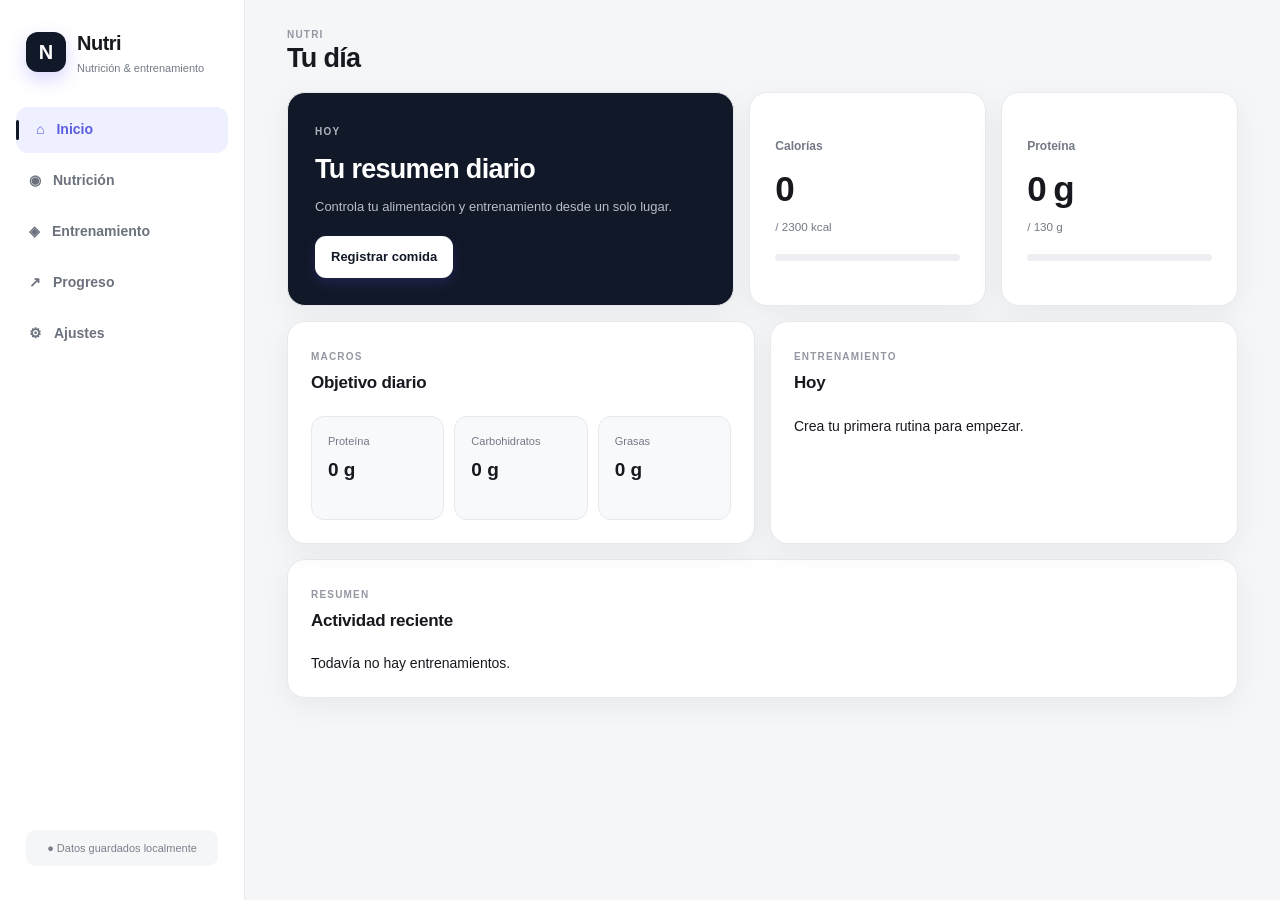
<file: index.html>
<!-- /index.html -->
<!DOCTYPE html>
<html lang="es">
<head>
<meta charset="UTF-8">
<meta name="viewport" content="width=device-width, initial-scale=1.0">
<title>Nutri — Nutrición y entrenamiento</title>
<link rel="stylesheet" href="style.css">

<style>
/* =========================================================
NUTRI — NUEVA INTERFAZ
Solo diseño. Los IDs y hooks funcionales se mantienen.
========================================================= */

:root {
--bg: #f5f6f8;
--surface: #ffffff;
--surface-2: #f8f9fb;
--border: #e7e9ee;
--text: #17191f;
--muted: #737985;
--primary: #111827;
--accent: #5b5ce2;
--accent-soft: #eef0ff;
--green: #19a974;
--green-soft: #eaf8f2;
--orange: #f29a38;
--orange-soft: #fff4e7;
--red: #e05252;
--shadow: 0 8px 30px rgba(20, 25, 35, .055);
--radius: 18px;
}

* {
box-sizing: border-box;
}

body {
margin: 0;
background: var(--bg);
color: var(--text);
font-family: Inter, -apple-system, BlinkMacSystemFont, "Segoe UI", Roboto, Arial, sans-serif;
}

button,
input,
select,
textarea {
font: inherit;
}

button {
cursor: pointer;
}

.app {
min-height: 100vh;
display: flex;
}

/* ================= SIDEBAR ================= */

.sidebar {
position: fixed;
left: 0;
top: 0;
bottom: 0;
width: 245px;
background: #fff;
border-right: 1px solid var(--border);
padding: 24px 16px;
display: flex;
flex-direction: column;
z-index: 50;
}

.brand {
display: flex;
align-items: center;
gap: 11px;
padding: 4px 10px 30px;
}

.brand-mark {
width: 40px;
height: 40px;
border-radius: 12px;
display: grid;
place-items: center;
background: var(--primary);
color: white;
font-size: 20px;
font-weight: 800;
}

.brand strong {
display: block;
font-size: 20px;
letter-spacing: -.5px;
}

.brand span {
display: block;
color: var(--muted);
font-size: 11px;
margin-top: 2px;
}

.sidebar nav {
display: flex;
flex-direction: column;
gap: 5px;
}

.nav-item {
border: 0;
background: transparent;
color: #6c727d;
width: 100%;
min-height: 46px;
border-radius: 12px;
padding: 0 13px;
display: flex;
align-items: center;
gap: 12px;
text-align: left;
font-size: 14px;
font-weight: 600;
transition: .18s ease;
}

.nav-item:hover {
background: #f5f6f8;
color: var(--text);
}

.nav-item.active {
background: var(--accent-soft);
color: var(--accent);
}

.nav-item:first-letter {
font-size: 17px;
}

.sidebar-bottom {
margin-top: auto;
padding: 10px;
}

.local-badge {
background: #f5f6f8;
color: #7a808b;
border-radius: 10px;
padding: 10px;
font-size: 11px;
text-align: center;
}

/* ================= MAIN ================= */

.main {
width: calc(100% - 245px);
margin-left: 245px;
min-height: 100vh;
padding: 0 42px 50px;
}

.topbar {
height: 92px;
max-width: 1320px;
margin: auto;
display: flex;
align-items: center;
justify-content: space-between;
}

.page-kicker,
.eyebrow {
color: #9297a1;
font-size: 10px;
font-weight: 800;
letter-spacing: .12em;
}

.topbar h1 {
margin: 3px 0 0;
font-size: 27px;
line-height: 1;
letter-spacing: -.7px;
}

.mobile-menu {
display: none;
border: 1px solid var(--border);
background: white;
border-radius: 11px;
width: 42px;
height: 42px;
}

.page {
max-width: 1320px;
margin: auto;
padding-bottom: 40px;
}

.page:not(.active) {
display: none;
}

/* ================= GENERAL PANELS ================= */

.panel,
.meal-card,
.metric-card,
.hero-card,
.nutrition-stat {
background: var(--surface);
border: 1px solid var(--border);
box-shadow: var(--shadow);
}

.panel {
border-radius: var(--radius);
padding: 23px;
}

.panel-head {
display: flex;
align-items: center;
justify-content: space-between;
gap: 15px;
margin-bottom: 20px;
}

.panel-head h3 {
margin: 4px 0 0;
font-size: 17px;
letter-spacing: -.25px;
}

.panel-head > div:first-child {
min-width: 0;
}

.muted {
color: var(--muted);
}

/* ================= BUTTONS ================= */

.primary-btn,
.secondary-btn,
.danger-btn {
border: 0;
border-radius: 11px;
min-height: 42px;
padding: 0 16px;
font-weight: 700;
font-size: 13px;
transition: .18s ease;
}

.primary-btn {
background: var(--primary);
color: #fff;
}

.primary-btn:hover {
transform: translateY(-1px);
background: #292e39;
}

.secondary-btn {
background: #f3f4f6;
color: #353942;
}

.secondary-btn:hover {
background: #e9ebef;
}

.danger-btn {
background: #fff0f0;
color: var(--red);
}

.full {
width: 100%;
}

.button-row {
display: flex;
gap: 9px;
align-items: center;
flex-wrap: wrap;
}

.button-column {
display: flex;
flex-direction: column;
gap: 9px;
}

.add-btn {
width: 35px;
height: 35px;
border: 0;
border-radius: 10px;
background: var(--accent-soft);
color: var(--accent);
font-size: 21px;
line-height: 1;
font-weight: 500;
}

/* ================= HOME ================= */

.hero-grid {
display: grid;
grid-template-columns: 1.7fr .9fr .9fr;
gap: 15px;
margin-bottom: 15px;
}

.hero-card {
min-height: 185px;
border-radius: var(--radius);
padding: 27px;
background: var(--primary);
color: #fff;
display: flex;
flex-direction: column;
justify-content: space-between;
}

.hero-card .eyebrow {
color: #aeb4c0;
}

.hero-card h2 {
font-size: 27px;
margin: 8px 0 7px;
letter-spacing: -.7px;
}

.hero-card p {
color: #b8bdc7;
font-size: 13px;
margin: 0;
}

.hero-card .primary-btn {
background: #fff;
color: var(--primary);
align-self: flex-start;
margin-top: 20px;
}

.metric-card {
border-radius: var(--radius);
min-height: 185px;
padding: 25px;
display: flex;
flex-direction: column;
justify-content: center;
}

.metric-card > span {
color: var(--muted);
font-size: 12px;
font-weight: 700;
}

.metric-card strong {
font-size: 35px;
letter-spacing: -1.5px;
margin-top: 8px;
}

.metric-card small {
color: var(--muted);
margin-top: 2px;
}

.progress {
width: 100%;
height: 7px;
background: #eceef2;
border-radius: 99px;
overflow: hidden;
margin-top: 19px;
}

.progress i {
display: block;
height: 100%;
width: 0;
background: var(--accent);
border-radius: inherit;
}

.section-grid {
display: grid;
grid-template-columns: 1fr 1fr;
gap: 15px;
margin-bottom: 15px;
}

.macro-grid {
display: grid;
grid-template-columns: repeat(3, 1fr);
gap: 10px;
}

.macro-grid > div {
background: var(--surface-2);
border-radius: 13px;
padding: 16px;
}

.macro-grid span {
display: block;
color: var(--muted);
font-size: 11px;
}

.macro-grid strong {
display: block;
margin: 7px 0 13px;
font-size: 19px;
}

.macro-grid i {
display: block;
height: 5px;
background: var(--accent);
border-radius: 10px;
width: 0;
}

/* ================= NUTRITION ================= */

.date-row {
display: flex;
align-items: center;
gap: 8px;
margin-bottom: 17px;
}

.date-row input {
border: 1px solid var(--border);
background: white;
height: 40px;
padding: 0 12px;
border-radius: 10px;
color: var(--text);
}

.nutrition-summary {
display: grid;
grid-template-columns: 1.25fr repeat(5, 1fr);
gap: 10px;
margin-bottom: 15px;
}

.calorie-ring {
min-height: 132px;
background: var(--primary);
color: white;
border-radius: var(--radius);
display: flex;
align-items: center;
justify-content: center;
text-align: center;
}

.calorie-ring strong {
display: block;
font-size: 29px;
letter-spacing: -1px;
}

.calorie-ring span {
font-size: 11px;
color: #aeb4bf;
}

.nutrition-stat {
min-height: 132px;
border-radius: var(--radius);
padding: 18px;
display: flex;
flex-direction: column;
justify-content: center;
}

.nutrition-stat span {
color: var(--muted);
font-size: 11px;
font-weight: 700;
}

.nutrition-stat strong {
font-size: 17px;
margin-top: 8px;
}

.nutrition-layout {
display: grid;
grid-template-columns: minmax(0, 1fr) 320px;
gap: 15px;
}

.meal-card {
border-radius: var(--radius);
padding: 19px;
margin-bottom: 12px;
}

.meal-head {
display: flex;
align-items: center;
justify-content: space-between;
margin-bottom: 11px;
}

.meal-head span {
color: var(--muted);
font-size: 10px;
font-weight: 800;
letter-spacing: .08em;
}

.meal-head strong {
display: block;
margin-top: 3px;
font-size: 13px;
}

.sticky {
position: sticky;
top: 20px;
}

.recipe-mini-list {
min-height: 30px;
}

/* ================= TRAINING ================= */

.training-hero {
background: var(--primary);
color: white;
border-radius: var(--radius);
padding: 28px;
margin-bottom: 15px;
display: flex;
justify-content: space-between;
align-items: center;
gap: 25px;
}

.training-hero .eyebrow {
color: #aeb4c0;
}

.training-hero h2 {
margin: 7px 0 5px;
font-size: 26px;
letter-spacing: -.7px;
}

.training-hero p {
margin: 0;
color: #b7bdc7;
font-size: 13px;
}

.training-hero .secondary-btn {
background: #2b303a;
color: #fff;
}

.training-hero .primary-btn {
background: #fff;
color: var(--primary);
}

.training-grid {
display: grid;
grid-template-columns: 1fr 1fr;
gap: 15px;
margin-bottom: 15px;
}

.mini-search {
width: 145px;
height: 36px;
border: 1px solid var(--border);
border-radius: 9px;
padding: 0 10px;
outline: none;
background: #fafbfc;
}

.mini-search:focus,
.large-search:focus,
input:focus,
select:focus,
textarea:focus {
border-color: #b8bbff;
box-shadow: 0 0 0 3px rgba(91,92,226,.08);
outline: none;
}

/* ================= PROGRESS ================= */

.progress-grid {
display: grid;
grid-template-columns: 1.4fr 1fr;
gap: 15px;
margin-bottom: 15px;
}

.big-number {
font-size: 42px;
font-weight: 800;
letter-spacing: -2px;
margin: 5px 0 15px;
}

.chart {
min-height: 220px;
border-radius: 13px;
background: var(--surface-2);
}

/* ================= SETTINGS ================= */

.settings-grid {
display: grid;
grid-template-columns: 1fr 1fr;
gap: 15px;
}

.settings-grid label,
.modal-box label {
display: flex;
flex-direction: column;
gap: 7px;
color: #555b66;
font-size: 12px;
font-weight: 700;
margin-bottom: 14px;
}

input,
select,
textarea {
width: 100%;
min-height: 42px;
border: 1px solid var(--border);
border-radius: 10px;
background: #fff;
padding: 0 12px;
color: var(--text);
transition: .15s ease;
}

textarea {
padding-top: 10px;
min-height: 100px;
resize: vertical;
}

.file-btn {
position: relative;
display: block;
overflow: hidden;
border-radius: 11px;
background: #f3f4f6;
color: #353942;
text-align: center;
padding: 12px;
font-size: 13px;
font-weight: 700;
cursor: pointer;
}

.file-btn input {
position: absolute;
inset: 0;
opacity: 0;
cursor: pointer;
}

/* ================= MODALS ================= */

.modal {
border: 0;
padding: 0;
background: transparent;
max-width: none;
max-height: none;
}

.modal::backdrop {
background: rgba(10, 13, 20, .52);
backdrop-filter: blur(3px);
}

.modal-box {
width: min(560px, calc(100vw - 30px));
max-height: calc(100vh - 30px);
overflow-y: auto;
margin: auto;
padding: 25px;
border: 1px solid var(--border);
border-radius: 20px;
background: white;
box-shadow: 0 25px 80px rgba(0,0,0,.18);
}

.modal-head {
display: flex;
align-items: flex-start;
justify-content: space-between;
margin-bottom: 22px;
}

.modal-head h3 {
margin: 5px 0 0;
font-size: 21px;
letter-spacing: -.4px;
}

.close {
width: 34px;
height: 34px;
border: 0;
border-radius: 9px;
background: #f1f2f4;
color: #555b65;
font-size: 22px;
line-height: 1;
}

.form-grid {
display: grid;
grid-template-columns: 1fr 1fr;
gap: 0 12px;
}

.form-grid .wide {
grid-column: 1 / -1;
}

.large-search {
min-height: 48px;
font-size: 14px;
margin-bottom: 12px;
}

.food-results {
max-height: 310px;
overflow-y: auto;
}

.selected-box {
margin: 10px 0;
padding: 14px;
border-radius: 11px;
background: var(--accent-soft);
}

.hidden {
display: none !important;
}

.recipe-add-row {
display: grid;
grid-template-columns: 1fr 100px auto;
gap: 7px;
margin-bottom: 12px;
}

.maintenance-result {
background: var(--surface-2);
border-radius: 12px;
padding: 15px;
margin: 10px 0 16px;
}

.workout-modal .modal-box {
width: min(720px, calc(100vw - 30px));
}

.rest-timer {
margin: 15px 0;
padding: 13px;
background: var(--surface-2);
border-radius: 12px;
display: flex;
align-items: center;
justify-content: space-between;
}

.rest-timer strong {
font-size: 23px;
}

/* ================= RESPONSIVE ================= */

@media (max-width: 1100px) {
.main {
padding: 0 25px 40px;
}

.nutrition-summary {
grid-template-columns: repeat(3, 1fr);
}

.calorie-ring {
grid-column: span 3;
}

.nutrition-layout {
grid-template-columns: 1fr;
}

.sticky {
position: static;
}
}

@media (max-width: 850px) {
.sidebar {
transform: translateX(-100%);
transition: transform .2s ease;
}

.sidebar.open {
transform: translateX(0);
}

.main {
width: 100%;
margin-left: 0;
padding: 0 16px 35px;
}

.mobile-menu {
display: block;
}

.hero-grid,
.section-grid,
.training-grid,
.progress-grid,
.settings-grid {
grid-template-columns: 1fr;
}

.hero-card,
.metric-card {
min-height: 150px;
}

.training-hero {
align-items: flex-start;
flex-direction: column;
}
}

@media (max-width: 600px) {
.topbar {
height: 78px;
}

.topbar h1 {
font-size: 23px;
}

.hero-card h2 {
font-size: 23px;
}

.macro-grid {
grid-template-columns: 1fr;
}

.nutrition-summary {
grid-template-columns: 1fr 1fr;
}

.calorie-ring {
grid-column: span 2;
}

.date-row {
overflow-x: auto;
}

.date-row input {
min-width: 145px;
}

.panel {
padding: 18px;
}

.form-grid {
grid-template-columns: 1fr;
}

.form-grid .wide {
grid-column: auto;
}

.recipe-add-row {
grid-template-columns: 1fr 80px;
}

.recipe-add-row button {
grid-column: 1 / -1;
}

.training-hero {
padding: 22px;
}

.training-hero .button-row {
width: 100%;
}

.training-hero .button-row button {
flex: 1;
}

.mini-search {
width: 120px;
}
}
</style>
</head>

<body>

<div class="app">

<!-- ================= SIDEBAR ================= -->

<aside class="sidebar">

<div class="brand">
<div class="brand-mark">N</div>
<div>
<strong>Nutri</strong>
<span>Nutrición & entrenamiento</span>
</div>
</div>

<nav>
<button class="nav-item active" data-page="home">
<span>⌂</span>
<span>Inicio</span>
</button>

<button class="nav-item" data-page="nutrition">
<span>◉</span>
<span>Nutrición</span>
</button>

<button class="nav-item" data-page="training">
<span>◈</span>
<span>Entrenamiento</span>
</button>

<button class="nav-item" data-page="progress">
<span>↗</span>
<span>Progreso</span>
</button>

<button class="nav-item" data-page="settings">
<span>⚙</span>
<span>Ajustes</span>
</button>
</nav>

<div class="sidebar-bottom">
<div class="local-badge">● Datos guardados localmente</div>
</div>

</aside>


<!-- ================= MAIN ================= -->

<main class="main">

<header class="topbar">

<div>
<div class="page-kicker" id="pageKicker">NUTRI</div>
<h1 id="pageTitle">Tu día</h1>
</div>

<button class="mobile-menu" id="mobileMenu">☰</button>

</header>


<!-- ================= HOME ================= -->

<section class="page active" id="page-home">

<div class="hero-grid">

<div class="hero-card">

<div>
<span class="eyebrow">HOY</span>
<h2 id="homeGreeting">Tu resumen diario</h2>
<p>Controla tu alimentación y entrenamiento desde un solo lugar.</p>
</div>

<button class="primary-btn" data-go="nutrition">
Registrar comida
</button>

</div>


<div class="metric-card">

<span>Calorías</span>

<strong id="homeCalories">0</strong>

<small id="homeCaloriesTarget">/ 2300 kcal</small>

<div class="progress">
<i id="homeCaloriesBar"></i>
</div>

</div>


<div class="metric-card">

<span>Proteína</span>

<strong id="homeProtein">0 g</strong>

<small id="homeProteinTarget">/ 130 g</small>

<div class="progress">
<i id="homeProteinBar"></i>
</div>

</div>

</div>


<div class="section-grid">

<div class="panel">

<div class="panel-head">

<div>
<span class="eyebrow">MACROS</span>
<h3>Objetivo diario</h3>
</div>

</div>

<div class="macro-grid">

<div>
<span>Proteína</span>
<strong id="homeMacroProtein">0 g</strong>
<i id="homeMacroProteinBar"></i>
</div>

<div>
<span>Carbohidratos</span>
<strong id="homeMacroCarbs">0 g</strong>
<i id="homeMacroCarbsBar"></i>
</div>

<div>
<span>Grasas</span>
<strong id="homeMacroFat">0 g</strong>
<i id="homeMacroFatBar"></i>
</div>

</div>

</div>


<div class="panel">

<div class="panel-head">

<div>
<span class="eyebrow">ENTRENAMIENTO</span>
<h3>Hoy</h3>
</div>

</div>

<div id="homeWorkout"></div>

</div>

</div>


<div class="panel">

<div class="panel-head">

<div>
<span class="eyebrow">RESUMEN</span>
<h3>Actividad reciente</h3>
</div>

</div>

<div id="homeRecent"></div>

</div>

</section>


<!-- ================= NUTRITION ================= -->

<section class="page" id="page-nutrition">

<div class="date-row">

<button class="secondary-btn" id="prevDay">‹</button>

<input type="date" id="nutritionDate">

<button class="secondary-btn" id="nextDay">›</button>

<button class="secondary-btn" id="todayBtn">Hoy</button>

</div>


<div class="nutrition-summary">

<div class="calorie-ring">

<div>
<strong id="nutritionCalories">0</strong>
<span>kcal</span>
</div>

</div>

<div class="nutrition-stat">
<span>Objetivo</span>
<strong id="nutritionTarget">2300 kcal</strong>
</div>

<div class="nutrition-stat">
<span>Restantes</span>
<strong id="nutritionRemaining">2300 kcal</strong>
</div>

<div class="nutrition-stat">
<span>Proteína</span>
<strong id="nutritionProtein">0 / 130 g</strong>
</div>

<div class="nutrition-stat">
<span>Carbohidratos</span>
<strong id="nutritionCarbs">0 / 260 g</strong>
</div>

<div class="nutrition-stat">
<span>Grasas</span>
<strong id="nutritionFat">0 / 70 g</strong>
</div>

</div>


<div class="nutrition-layout">

<div>

<div class="meal-card">

<div class="meal-head">

<div>
<span>DESAYUNO</span>
<strong id="mealBreakfastTotal">0 kcal</strong>
</div>

<button class="add-btn" data-meal="breakfast">+</button>

</div>

<div id="meal-breakfast"></div>

</div>


<div class="meal-card">

<div class="meal-head">

<div>
<span>COMIDA</span>
<strong id="mealLunchTotal">0 kcal</strong>
</div>

<button class="add-btn" data-meal="lunch">+</button>

</div>

<div id="meal-lunch"></div>

</div>


<div class="meal-card">

<div class="meal-head">

<div>
<span>MERIENDA</span>
<strong id="mealSnackTotal">0 kcal</strong>
</div>

<button class="add-btn" data-meal="snack">+</button>

</div>

<div id="meal-snack"></div>

</div>


<div class="meal-card">

<div class="meal-head">

<div>
<span>CENA</span>
<strong id="mealDinnerTotal">0 kcal</strong>
</div>

<button class="add-btn" data-meal="dinner">+</button>

</div>

<div id="meal-dinner"></div>

</div>

</div>


<aside>

<div class="panel sticky">

<div class="panel-head">

<div>
<span class="eyebrow">OBJETIVOS</span>
<h3>Tus macros</h3>
</div>

</div>

<div id="nutritionMacroPanel"></div>

<button class="secondary-btn full" id="openMaintenance">
Calcular mantenimiento
</button>

<button class="secondary-btn full" id="openGoals">
Editar objetivos
</button>

</div>


<div class="panel">

<div class="panel-head">

<div>
<span class="eyebrow">RECETAS</span>
<h3>Mis recetas</h3>
</div>

<button class="secondary-btn" id="openRecipe">+</button>

</div>

<div id="recipeMiniList"></div>

</div>

</aside>

</div>

</section>


<!-- ================= TRAINING ================= -->

<section class="page" id="page-training">

<div class="training-hero">

<div>

<span class="eyebrow">ENTRENAMIENTO</span>

<h2>Construye tu entrenamiento</h2>

<p>Crea ejercicios, diseña rutinas y registra cada serie.</p>

</div>

<div class="button-row">

<button class="secondary-btn" id="openExercise">
+ Ejercicio
</button>

<button class="primary-btn" id="openRoutine">
+ Rutina
</button>

</div>

</div>


<div class="training-grid">

<div class="panel">

<div class="panel-head">

<div>
<span class="eyebrow">RUTINAS</span>
<h3>Mis rutinas</h3>
</div>

</div>

<div id="routineList"></div>

</div>


<div class="panel">

<div class="panel-head">

<div>
<span class="eyebrow">EJERCICIOS</span>
<h3>Biblioteca</h3>
</div>

<input
class="mini-search"
id="exerciseSearch"
placeholder="Buscar..."
>

</div>

<div id="exerciseList"></div>

</div>

</div>


<div class="panel">

<div class="panel-head">

<div>
<span class="eyebrow">HISTORIAL</span>
<h3>Entrenamientos</h3>
</div>

</div>

<div id="workoutHistory"></div>

</div>

</section>


<!-- ================= PROGRESS ================= -->

<section class="page" id="page-progress">

<div class="progress-grid">

<div class="panel">

<div class="panel-head">

<div>
<span class="eyebrow">PESO</span>
<h3>Evolución</h3>
</div>

<button class="secondary-btn" id="addWeight">
+ Registrar
</button>

</div>

<div class="big-number" id="currentWeight">—</div>

<div class="chart" id="weightChart"></div>

</div>


<div class="panel">

<div class="panel-head">

<div>
<span class="eyebrow">ENTRENAMIENTO</span>
<h3>Rendimiento</h3>
</div>

</div>

<div id="progressTrainingStats"></div>

</div>

</div>


<div class="panel">

<div class="panel-head">

<div>
<span class="eyebrow">HISTORIAL</span>
<h3>Registros de peso</h3>
</div>

</div>

<div id="weightHistory"></div>

</div>

</section>


<!-- ================= SETTINGS ================= -->

<section class="page" id="page-settings">

<div class="settings-grid">

<div class="panel">

<div class="panel-head">

<div>
<span class="eyebrow">PERFIL</span>
<h3>Configuración</h3>
</div>

</div>

<label>
Nombre
<input id="profileName">
</label>

<button class="primary-btn full" id="saveProfile">
Guardar
</button>

</div>


<div class="panel">

<div class="panel-head">

<div>
<span class="eyebrow">DATOS</span>
<h3>Copias de seguridad</h3>
</div>

</div>

<p class="muted">
Tus datos se guardan en este dispositivo.
</p>

<div class="button-column">

<button class="secondary-btn" id="exportData">
Exportar datos
</button>

<label class="file-btn">
Importar datos
<input
type="file"
id="importData"
accept=".json"
>
</label>

<button class="danger-btn" id="resetData">
Restablecer Nutri
</button>

</div>

</div>

</div>

</section>

</main>
</div>


<!-- =========================================================
MODALES
========================================================= -->


<!-- FOOD -->

<dialog id="foodModal" class="modal">

<form method="dialog" class="modal-box">

<div class="modal-head">

<div>
<span class="eyebrow">ALIMENTOS</span>
<h3>Añadir alimento</h3>
</div>

<button class="close">×</button>

</div>

<input
id="foodSearch"
class="large-search"
placeholder="Buscar alimento..."
>

<div id="foodResults" class="food-results"></div>

<div id="selectedFoodBox" class="selected-box hidden"></div>

<label>
Cantidad (g/ml)
<input
id="foodGrams"
type="number"
min="0"
step="1"
value="100"
>
</label>

<div class="button-row">

<button
type="button"
class="secondary-btn"
id="cancelFood"
>
Cancelar
</button>

<button
type="button"
class="primary-btn"
id="confirmFood"
>
Añadir
</button>

</div>

</form>

</dialog>


<!-- GOALS -->

<dialog id="goalsModal" class="modal">

<form method="dialog" class="modal-box">

<div class="modal-head">

<div>
<span class="eyebrow">OBJETIVOS</span>
<h3>Objetivos diarios</h3>
</div>

<button class="close">×</button>

</div>

<div class="form-grid">

<label>
Calorías
<input id="goalCalories" type="number">
</label>

<label>
Proteína (g)
<input id="goalProtein" type="number">
</label>

<label>
Carbohidratos (g)
<input id="goalCarbs" type="number">
</label>

<label>
Grasas (g)
<input id="goalFat" type="number">
</label>

</div>

<button
type="button"
class="primary-btn full"
id="saveGoals"
>
Guardar objetivos
</button>

</form>

</dialog>


<!-- MAINTENANCE -->

<dialog id="maintenanceModal" class="modal">

<form method="dialog" class="modal-box">

<div class="modal-head">

<div>
<span class="eyebrow">CALCULADORA</span>
<h3>Mantenimiento energético</h3>
</div>

<button class="close">×</button>

</div>

<div class="form-grid">

<label>
Sexo
<select id="mSex">
<option value="male">Hombre</option>
<option value="female">Mujer</option>
</select>
</label>

<label>
Edad
<input id="mAge" type="number">
</label>

<label>
Peso (kg)
<input id="mWeight" type="number" step="0.1">
</label>

<label>
Altura (cm)
<input id="mHeight" type="number">
</label>

<label class="wide">
Actividad

<select id="mActivity">

<option value="1.2">
Sedentario — poco o ningún ejercicio
</option>

<option value="1.375">
Ligero — 1-3 días/semana
</option>

<option value="1.55">
Moderado — 3-5 días/semana
</option>

<option value="1.725">
Alto — 6-7 días/semana
</option>

<option value="1.9">
Muy alto — entrenamiento intenso
</option>

</select>

</label>

</div>

<div
class="maintenance-result"
id="maintenanceResult"
></div>

<button
type="button"
class="primary-btn full"
id="calculateMaintenance"
>
Calcular y guardar
</button>

</form>

</dialog>


<!-- RECIPE -->

<dialog id="recipeModal" class="modal">

<form method="dialog" class="modal-box">

<div class="modal-head">

<div>
<span class="eyebrow">RECETA</span>
<h3>Crear receta</h3>
</div>

<button class="close">×</button>

</div>

<label>
Nombre
<input
id="recipeName"
placeholder="Ej. Bowl de pollo"
>
</label>

<div class="recipe-add-row">

<input
id="recipeFoodSearch"
placeholder="Buscar alimento"
>

<input
id="recipeFoodGrams"
type="number"
value="100"
>

<button
type="button"
class="secondary-btn"
id="addRecipeIngredient"
>
Añadir
</button>

</div>

<div id="recipeIngredients"></div>

<button
type="button"
class="primary-btn full"
id="saveRecipe"
>
Guardar receta
</button>

</form>

</dialog>


<!-- EXERCISE -->

<dialog id="exerciseModal" class="modal">

<form method="dialog" class="modal-box">

<div class="modal-head">

<div>
<span class="eyebrow">EJERCICIO</span>
<h3>Crear ejercicio</h3>
</div>

<button class="close">×</button>

</div>

<div class="form-grid">

<label>
Nombre
<input id="exerciseName">
</label>

<label>
Grupo muscular

<select id="exerciseGroup">
<option>Pecho</option>
<option>Espalda</option>
<option>Hombros</option>
<option>Bíceps</option>
<option>Tríceps</option>
<option>Cuádriceps</option>
<option>Isquios</option>
<option>Glúteos</option>
<option>Gemelos</option>
<option>Abdomen</option>
<option>Full body</option>
</select>

</label>

<label>
Tipo de ejercicio

<select id="exerciseType">
<option value="bilateral">Bilateral</option>
<option value="unilateral">Unilateral</option>
<option value="alternating">Unilateral alterno</option>
</select>

</label>

<label>
Equipamiento
<input
id="exerciseEquipment"
placeholder="Barra, máquina..."
>
</label>

<label class="wide">
Notas
<textarea id="exerciseNotes"></textarea>
</label>

</div>

<button
type="button"
class="primary-btn full"
id="saveExercise"
>
Guardar ejercicio
</button>

</form>

</dialog>


<!-- ROUTINE -->

<dialog id="routineModal" class="modal">

<form method="dialog" class="modal-box">

<div class="modal-head">

<div>
<span class="eyebrow">RUTINA</span>
<h3>Crear rutina</h3>
</div>

<button class="close">×</button>

</div>

<label>
Nombre
<input
id="routineName"
placeholder="Ej. Push A"
>
</label>

<label>Ejercicios</label>

<div id="routineExercisePicker"></div>

<button
type="button"
class="primary-btn full"
id="saveRoutine"
>
Guardar rutina
</button>

</form>

</dialog>


<!-- WORKOUT -->

<dialog id="workoutModal" class="modal workout-modal">

<form method="dialog" class="modal-box">

<div class="modal-head">

<div>
<span class="eyebrow">ENTRENAMIENTO</span>
<h3 id="workoutTitle">Entrenamiento</h3>
</div>

<button class="close">×</button>

</div>

<div id="workoutContent"></div>

<div class="rest-timer">

<strong id="timer">00:00</strong>

<button
type="button"
class="secondary-btn"
id="startTimer"
>
Iniciar descanso
</button>

</div>

<button
type="button"
class="primary-btn full"
id="finishWorkout"
>
Finalizar entrenamiento
</button>

</form>

</dialog>


<script src="foods.js"></script>
<script src="script.js"></script>

</body>
</html>
</file>
<file: style.css>
/* =========================================================
NUTRI — APP UI
Diseño completo
========================================================= */

:root {
--bg: #f5f6fa;
--surface: #ffffff;
--surface-2: #f8f9fc;
--border: #e7e9f0;
--text: #171923;
--muted: #74798a;
--primary: #635bff;
--primary-dark: #5148e8;
--primary-soft: #eeecff;
--success: #18a673;
--success-soft: #e7f8f1;
--danger: #dc4b5c;
--danger-soft: #fff0f2;
--warning: #e39a24;
--shadow-sm: 0 2px 8px rgba(20, 24, 40, .04);
--shadow: 0 8px 30px rgba(20, 24, 40, .07);
--radius: 18px;
--radius-sm: 12px;
--sidebar: 250px;
--transition: .2s ease;
}

* {
box-sizing: border-box;
}

html {
scroll-behavior: smooth;
}

body {
margin: 0;
min-height: 100vh;
background: var(--bg);
color: var(--text);
font-family:
Inter,
ui-sans-serif,
-apple-system,
BlinkMacSystemFont,
"Segoe UI",
Roboto,
Arial,
sans-serif;
font-size: 14px;
line-height: 1.5;
}

button,
input,
select,
textarea {
font: inherit;
}

button {
cursor: pointer;
}

button,
input,
select,
textarea {
outline: none;
}

a {
color: inherit;
text-decoration: none;
}

/* =========================================================
APP LAYOUT
========================================================= */

.app {
min-height: 100vh;
display: flex;
}

/* =========================================================
SIDEBAR
========================================================= */

.sidebar {
position: fixed;
inset: 0 auto 0 0;
width: var(--sidebar);
height: 100vh;
padding: 24px 16px;
background: var(--surface);
border-right: 1px solid var(--border);
display: flex;
flex-direction: column;
z-index: 100;
}

.brand {
display: flex;
align-items: center;
gap: 12px;
padding: 4px 10px 28px;
}

.brand-mark {
width: 42px;
height: 42px;
border-radius: 13px;
display: grid;
place-items: center;
background: var(--primary);
color: white;
font-size: 20px;
font-weight: 800;
box-shadow: 0 7px 18px rgba(99, 91, 255, .25);
}

.brand strong {
display: block;
font-size: 18px;
letter-spacing: -.4px;
}

.brand span {
display: block;
color: var(--muted);
font-size: 11px;
margin-top: 1px;
}

.sidebar nav {
display: flex;
flex-direction: column;
gap: 5px;
}

.nav-item {
width: 100%;
min-height: 48px;
border: 0;
background: transparent;
border-radius: 12px;
padding: 0 13px;
display: flex;
align-items: center;
gap: 12px;
color: #6d7180;
font-weight: 600;
text-align: left;
transition: var(--transition);
}

.nav-item:first-letter {
font-size: 18px;
}

.nav-item:hover {
background: #f5f5fa;
color: var(--text);
}

.nav-item.active {
background: var(--primary-soft);
color: var(--primary);
}

.nav-item.active::before {
content: "";
width: 3px;
height: 20px;
border-radius: 99px;
background: var(--primary);
position: absolute;
left: 16px;
}

.nav-item.active {
padding-left: 20px;
}

.sidebar-bottom {
margin-top: auto;
padding: 10px;
}

.local-badge {
padding: 10px 12px;
border-radius: 10px;
background: #f7f8fb;
color: var(--muted);
font-size: 11px;
text-align: center;
}

/* =========================================================
MAIN
========================================================= */

.main {
width: calc(100% - var(--sidebar));
margin-left: var(--sidebar);
min-width: 0;
padding: 0 38px 60px;
}

.topbar {
max-width: 1400px;
margin: 0 auto;
padding: 34px 0 28px;
display: flex;
justify-content: space-between;
align-items: center;
}

.page-kicker,
.eyebrow {
color: var(--primary);
font-size: 10px;
font-weight: 800;
letter-spacing: 1.2px;
text-transform: uppercase;
}

.topbar h1 {
margin: 4px 0 0;
font-size: 30px;
line-height: 1.15;
letter-spacing: -.8px;
}

.mobile-menu {
display: none;
border: 1px solid var(--border);
background: var(--surface);
width: 42px;
height: 42px;
border-radius: 12px;
}

/* =========================================================
PAGES
========================================================= */

.page {
max-width: 1400px;
margin: 0 auto;
animation: pageIn .18s ease;
}

.page:not(.active) {
display: none !important;
}

@keyframes pageIn {
from {
opacity: 0;
transform: translateY(5px);
}

to {
opacity: 1;
transform: translateY(0);
}
}

/* =========================================================
COMMON
========================================================= */

.panel,
.meal-card,
.metric-card,
.hero-card,
.training-hero,
.nutrition-stat {
background: var(--surface);
border: 1px solid var(--border);
box-shadow: var(--shadow-sm);
}

.panel {
border-radius: var(--radius);
padding: 22px;
}

.panel-head {
display: flex;
justify-content: space-between;
align-items: center;
gap: 16px;
margin-bottom: 20px;
}

.panel-head h3 {
margin: 2px 0 0;
font-size: 17px;
letter-spacing: -.25px;
}

.muted {
color: var(--muted);
}

.full {
width: 100%;
}

.button-row {
display: flex;
align-items: center;
gap: 10px;
}

.button-column {
display: flex;
flex-direction: column;
gap: 10px;
}

.primary-btn,
.secondary-btn,
.danger-btn {
min-height: 42px;
padding: 0 16px;
border-radius: 11px;
font-weight: 700;
border: 1px solid transparent;
transition: var(--transition);
}

.primary-btn {
background: var(--primary);
color: white;
box-shadow: 0 5px 14px rgba(99, 91, 255, .18);
}

.primary-btn:hover {
background: var(--primary-dark);
transform: translateY(-1px);
}

.secondary-btn {
background: var(--surface);
color: var(--text);
border-color: var(--border);
}

.secondary-btn:hover {
background: var(--surface-2);
border-color: #d9dbe5;
}

.danger-btn {
background: var(--danger-soft);
color: var(--danger);
}

.danger-btn:hover {
background: #ffe4e8;
}

.add-btn {
width: 36px;
height: 36px;
border: 0;
border-radius: 10px;
background: var(--primary-soft);
color: var(--primary);
font-size: 22px;
font-weight: 500;
}

.add-btn:hover {
background: var(--primary);
color: white;
}

/* =========================================================
HOME
========================================================= */

.hero-grid {
display: grid;
grid-template-columns: minmax(0, 1.7fr) repeat(2, minmax(200px, 1fr));
gap: 16px;
margin-bottom: 18px;
}

.hero-card {
min-height: 205px;
padding: 28px;
border-radius: var(--radius);
display: flex;
flex-direction: column;
justify-content: space-between;
background: linear-gradient(
135deg,
#ffffff 0%,
#fafaff 100%
);
}

.hero-card h2 {
margin: 7px 0 5px;
font-size: 25px;
letter-spacing: -.6px;
}

.hero-card p {
color: var(--muted);
margin: 0;
max-width: 460px;
}

.hero-card .primary-btn {
align-self: flex-start;
}

.metric-card {
min-height: 205px;
padding: 24px;
border-radius: var(--radius);
display: flex;
flex-direction: column;
justify-content: center;
}

.metric-card > span {
color: var(--muted);
font-size: 13px;
font-weight: 600;
}

.metric-card strong {
margin-top: 7px;
font-size: 30px;
letter-spacing: -1px;
}

.metric-card small {
color: var(--muted);
margin-top: -2px;
}

.progress {
height: 7px;
background: #eceef4;
border-radius: 99px;
overflow: hidden;
margin-top: 17px;
}

.progress i {
display: block;
height: 100%;
width: 0%;
border-radius: inherit;
background: var(--primary);
transition: width .35s ease;
}

.section-grid {
display: grid;
grid-template-columns: 1fr 1fr;
gap: 18px;
margin-bottom: 18px;
}

.macro-grid {
display: grid;
grid-template-columns: repeat(3, 1fr);
gap: 12px;
}

.macro-grid > div {
background: var(--surface-2);
border: 1px solid var(--border);
border-radius: 13px;
padding: 15px;
}

.macro-grid span {
display: block;
color: var(--muted);
font-size: 12px;
}

.macro-grid strong {
display: block;
margin: 5px 0 10px;
font-size: 17px;
}

.macro-grid i {
display: block;
height: 5px;
border-radius: 99px;
background: var(--primary);
width: 0%;
}

/* =========================================================
NUTRITION
========================================================= */

.date-row {
display: flex;
align-items: center;
gap: 8px;
margin-bottom: 18px;
}

.date-row input {
min-height: 42px;
padding: 0 12px;
border: 1px solid var(--border);
border-radius: 11px;
background: white;
color: var(--text);
}

.nutrition-summary {
display: grid;
grid-template-columns: 1.35fr repeat(5, 1fr);
gap: 12px;
margin-bottom: 18px;
}

.calorie-ring {
min-height: 120px;
border-radius: var(--radius);
padding: 20px;
background: var(--primary);
color: white;
display: grid;
place-items: center;
text-align: center;
}

.calorie-ring strong {
display: block;
font-size: 28px;
line-height: 1;
}

.calorie-ring span {
font-size: 11px;
opacity: .8;
}

.nutrition-stat {
min-height: 120px;
border-radius: var(--radius);
padding: 19px;
display: flex;
flex-direction: column;
justify-content: center;
}

.nutrition-stat span {
color: var(--muted);
font-size: 11px;
font-weight: 600;
}

.nutrition-stat strong {
margin-top: 7px;
font-size: 15px;
}

.nutrition-layout {
display: grid;
grid-template-columns: minmax(0, 1.7fr) minmax(280px, .8fr);
gap: 18px;
align-items: start;
}

.meal-card {
border-radius: var(--radius);
padding: 18px;
margin-bottom: 13px;
}

.meal-head {
display: flex;
justify-content: space-between;
align-items: center;
min-height: 38px;
}

.meal-head span {
display: block;
color: var(--muted);
font-size: 10px;
font-weight: 800;
letter-spacing: 1px;
}

.meal-head strong {
display: block;
margin-top: 1px;
font-size: 14px;
}

.meal-card > div:last-child {
margin-top: 12px;
}

.sticky {
position: sticky;
top: 20px;
}

.recipe-mini-list,
#recipeMiniList {
display: flex;
flex-direction: column;
gap: 8px;
}

/* =========================================================
TRAINING
========================================================= */

.training-hero {
border-radius: var(--radius);
padding: 26px 28px;
margin-bottom: 18px;
display: flex;
align-items: center;
justify-content: space-between;
gap: 20px;
}

.training-hero h2 {
margin: 5px 0 4px;
font-size: 25px;
letter-spacing: -.6px;
}

.training-hero p {
margin: 0;
color: var(--muted);
}

.training-grid {
display: grid;
grid-template-columns: 1fr 1fr;
gap: 18px;
margin-bottom: 18px;
}

.mini-search {
width: 170px;
height: 38px;
padding: 0 11px;
border: 1px solid var(--border);
border-radius: 10px;
background: var(--surface-2);
}

.mini-search:focus,
.large-search:focus,
input:focus,
select:focus,
textarea:focus {
border-color: var(--primary);
box-shadow: 0 0 0 3px rgba(99, 91, 255, .09);
}

/* =========================================================
PROGRESS
========================================================= */

.progress-grid {
display: grid;
grid-template-columns: 1.35fr 1fr;
gap: 18px;
margin-bottom: 18px;
}

.big-number {
font-size: 38px;
font-weight: 800;
letter-spacing: -1px;
margin-bottom: 15px;
}

.chart {
min-height: 220px;
border-radius: 14px;
background:
linear-gradient(to bottom, transparent 24%, #eceef3 25%, transparent 26%),
linear-gradient(to bottom, transparent 49%, #eceef3 50%, transparent 51%),
linear-gradient(to bottom, transparent 74%, #eceef3 75%, transparent 76%);
border: 1px solid var(--border);
overflow: hidden;
}

/* =========================================================
SETTINGS
========================================================= */

.settings-grid {
display: grid;
grid-template-columns: 1fr 1fr;
gap: 18px;
}

label {
display: block;
color: #4f5362;
font-size: 12px;
font-weight: 650;
margin-bottom: 13px;
}

label input,
label select,
label textarea {
display: block;
width: 100%;
margin-top: 6px;
min-height: 43px;
padding: 9px 12px;
border: 1px solid var(--border);
border-radius: 11px;
background: var(--surface);
color: var(--text);
resize: vertical;
}

label textarea {
min-height: 100px;
}

/* =========================================================
MODALS
========================================================= */

.modal {
width: min(650px, calc(100vw - 30px));
max-height: calc(100vh - 30px);
border: 0;
padding: 0;
border-radius: 20px;
background: transparent;
box-shadow: 0 25px 80px rgba(15, 18, 30, .25);
}

.modal::backdrop {
background: rgba(15, 18, 30, .48);
backdrop-filter: blur(3px);
}

.modal-box {
padding: 24px;
background: white;
border: 1px solid var(--border);
border-radius: 20px;
max-height: calc(100vh - 30px);
overflow: auto;
}

.modal-head {
display: flex;
align-items: flex-start;
justify-content: space-between;
gap: 15px;
margin-bottom: 22px;
}

.modal-head h3 {
margin: 3px 0 0;
font-size: 20px;
}

.close {
width: 34px;
height: 34px;
border: 0;
border-radius: 9px;
background: #f3f4f7;
color: #666b78;
font-size: 22px;
}

.close:hover {
background: #e9eaf0;
}

.large-search {
width: 100%;
height: 46px;
padding: 0 14px;
border: 1px solid var(--border);
border-radius: 12px;
background: var(--surface-2);
margin-bottom: 12px;
}

.food-results {
max-height: 280px;
overflow: auto;
}

.selected-box {
padding: 13px;
margin-bottom: 12px;
border-radius: 12px;
background: var(--primary-soft);
}

.hidden {
display: none !important;
}

.form-grid {
display: grid;
grid-template-columns: 1fr 1fr;
gap: 4px 13px;
}

.form-grid .wide {
grid-column: 1 / -1;
}

.maintenance-result {
margin: 12px 0;
padding: 16px;
border-radius: 13px;
background: var(--surface-2);
border: 1px solid var(--border);
}

.recipe-add-row {
display: grid;
grid-template-columns: 1fr 100px auto;
gap: 8px;
margin-bottom: 13px;
}

.recipe-add-row input {
min-width: 0;
height: 42px;
padding: 0 11px;
border: 1px solid var(--border);
border-radius: 10px;
}

.file-btn {
position: relative;
display: flex;
justify-content: center;
align-items: center;
min-height: 42px;
padding: 0 15px;
border-radius: 11px;
background: var(--surface);
border: 1px solid var(--border);
cursor: pointer;
color: var(--text);
}

.file-btn input {
position: absolute;
inset: 0;
opacity: 0;
cursor: pointer;
}

/* =========================================================
RESPONSIVE — TABLET
========================================================= */

@media (max-width: 1150px) {
:root {
--sidebar: 220px;
}

.main {
padding-left: 25px;
padding-right: 25px;
}

.hero-grid {
grid-template-columns: 1fr 1fr;
}

.hero-card {
grid-column: 1 / -1;
min-height: 180px;
}

.nutrition-summary {
grid-template-columns: repeat(3, 1fr);
}

.calorie-ring {
min-height: 110px;
}
}

/* =========================================================
RESPONSIVE — MOBILE
========================================================= */

@media (max-width: 800px) {
:root {
--sidebar: 0px;
}

body {
padding-bottom: 75px;
}

.sidebar {
display: none;
}

.main {
width: 100%;
margin: 0;
padding: 0 15px 30px;
}

.topbar {
padding: 20px 2px 20px;
}

.topbar h1 {
font-size: 25px;
}

.mobile-menu {
display: block;
}

.hero-grid,
.section-grid,
.training-grid,
.progress-grid,
.settings-grid,
.nutrition-layout {
grid-template-columns: 1fr;
}

.hero-grid {
gap: 12px;
}

.hero-card {
min-height: 180px;
padding: 22px;
}

.metric-card {
min-height: 145px;
}

.macro-grid {
grid-template-columns: 1fr;
}

.nutrition-summary {
grid-template-columns: 1fr 1fr;
}

.calorie-ring {
grid-column: 1 / -1;
}

.training-hero {
flex-direction: column;
align-items: flex-start;
padding: 22px;
}

.training-hero .button-row {
width: 100%;
}

.training-hero .button-row button {
flex: 1;
}

.panel {
padding: 18px;
}

.date-row {
overflow-x: auto;
padding-bottom: 3px;
}

.date-row input {
min-width: 145px;
}

.mini-search {
width: 130px;
}

.form-grid {
grid-template-columns: 1fr;
}

.form-grid .wide {
grid-column: auto;
}

.recipe-add-row {
grid-template-columns: 1fr 90px;
}

.recipe-add-row button {
grid-column: 1 / -1;
}
  
}

/* =========================================================
RESPONSIVE — SMALL MOBILE
========================================================= */

@media (max-width: 480px) {
.main {
padding-left: 12px;
padding-right: 12px;
}

.topbar {
padding-top: 16px;
}

.topbar h1 {
font-size: 23px;
}

.hero-card h2 {
font-size: 22px;
}

.nutrition-summary {
grid-template-columns: 1fr 1fr;
gap: 8px;
}

.nutrition-stat {
min-height: 100px;
padding: 14px;
}

.nutrition-stat strong {
font-size: 13px;
}

.button-row {
flex-wrap: wrap;
}

.button-row button {
flex: 1;
}

.modal {
width: calc(100vw - 18px);
}

.modal-box {
padding: 18px;
border-radius: 17px;
}
}

/* =========================================================
SCROLLBARS
========================================================= */

* {
scrollbar-width: thin;
scrollbar-color: #d7d9e2 transparent;
}

::-webkit-scrollbar {
width: 7px;
height: 7px;
}

::-webkit-scrollbar-track {
background: transparent;
}

::-webkit-scrollbar-thumb {
background: #d7d9e2;
border-radius: 99px;
}

/* =========================================================
ACCESSIBILITY / STATES
========================================================= */

button:focus-visible,
input:focus-visible,
select:focus-visible,
textarea:focus-visible {
outline: 3px solid rgba(99, 91, 255, .18);
outline-offset: 1px;
}

button:disabled {
opacity: .55;
cursor: not-allowed;
}

/* =========================================================
REDUCED MOTION
========================================================= */

@media (prefers-reduced-motion: reduce) {
*,
*::before,
*::after {
animation-duration: .01ms !important;
animation-iteration-count: 1 !important;
transition-duration: .01ms !important;
}
}
/* Botón de menú móvil */
.mobile-menu {
background: #171923;
color: #ffffff;
border: 1px solid #171923;
font-size: 20px;
font-weight: 700;
box-shadow: 0 4px 12px rgba(20, 24, 40, .12);
}

.mobile-menu:hover {
background: #2b2e3a;
border-color: #2b2e3a;
}

.mobile-menu:active {
transform: scale(.96);
}
/* =========================================================
MENÚ MÓVIL — DESPLEGABLE LATERAL
========================================================= */

@media (max-width: 800px) {

/* Botón de las tres rayas */
.mobile-menu {
display: grid;
place-items: center;
width: 44px;
height: 44px;
padding: 0;
background: #171923;
color: #ffffff;
border: 1px solid #171923;
border-radius: 12px;
font-size: 21px;
font-weight: 800;
box-shadow: 0 5px 14px rgba(20, 24, 40, .15);
position: relative;
z-index: 110;
}

.mobile-menu:hover {
background: #2b2e3a;
}

.mobile-menu:active {
transform: scale(.96);
}

/* Sidebar oculto hasta pulsar las tres rayas */
.sidebar {
display: flex;
position: fixed;
top: 0;
left: 0;
bottom: auto;
right: auto;
width: 280px;
height: 100vh;
padding: 24px 16px;
background: #ffffff;
border-right: 1px solid var(--border);
box-shadow: 15px 0 45px rgba(20, 24, 40, .14);
transform: translateX(-105%);
transition: transform .25s ease;
z-index: 105;
pointer-events: none;
}

/* Cuando JS añade .open, aparece */
.sidebar.open {
transform: translateX(0);
pointer-events: auto;
}

/* Volvemos a mostrar la identidad del menú */
.brand {
display: flex;
}

.sidebar-bottom {
display: block;
}

.sidebar nav {
display: flex;
flex-direction: column;
gap: 5px;
}

.nav-item,
.nav-item.active {
width: 100%;
min-height: 48px;
padding: 0 13px;
flex-direction: row;
justify-content: flex-start;
gap: 12px;
font-size: 14px;
text-align: left;
}

.nav-item.active {
padding-left: 20px;
}

.nav-item.active::before {
display: block;
}

/* Fondo oscuro detrás del menú */
.sidebar::after {
content: "";
position: fixed;
top: 0;
left: 280px;
width: 100vw;
height: 100vh;
background: rgba(15, 18, 30, .35);
opacity: 0;
pointer-events: none;
transition: opacity .25s ease;
}

.sidebar.open::after {
opacity: 1;
pointer-events: auto;
}
}
</file>
